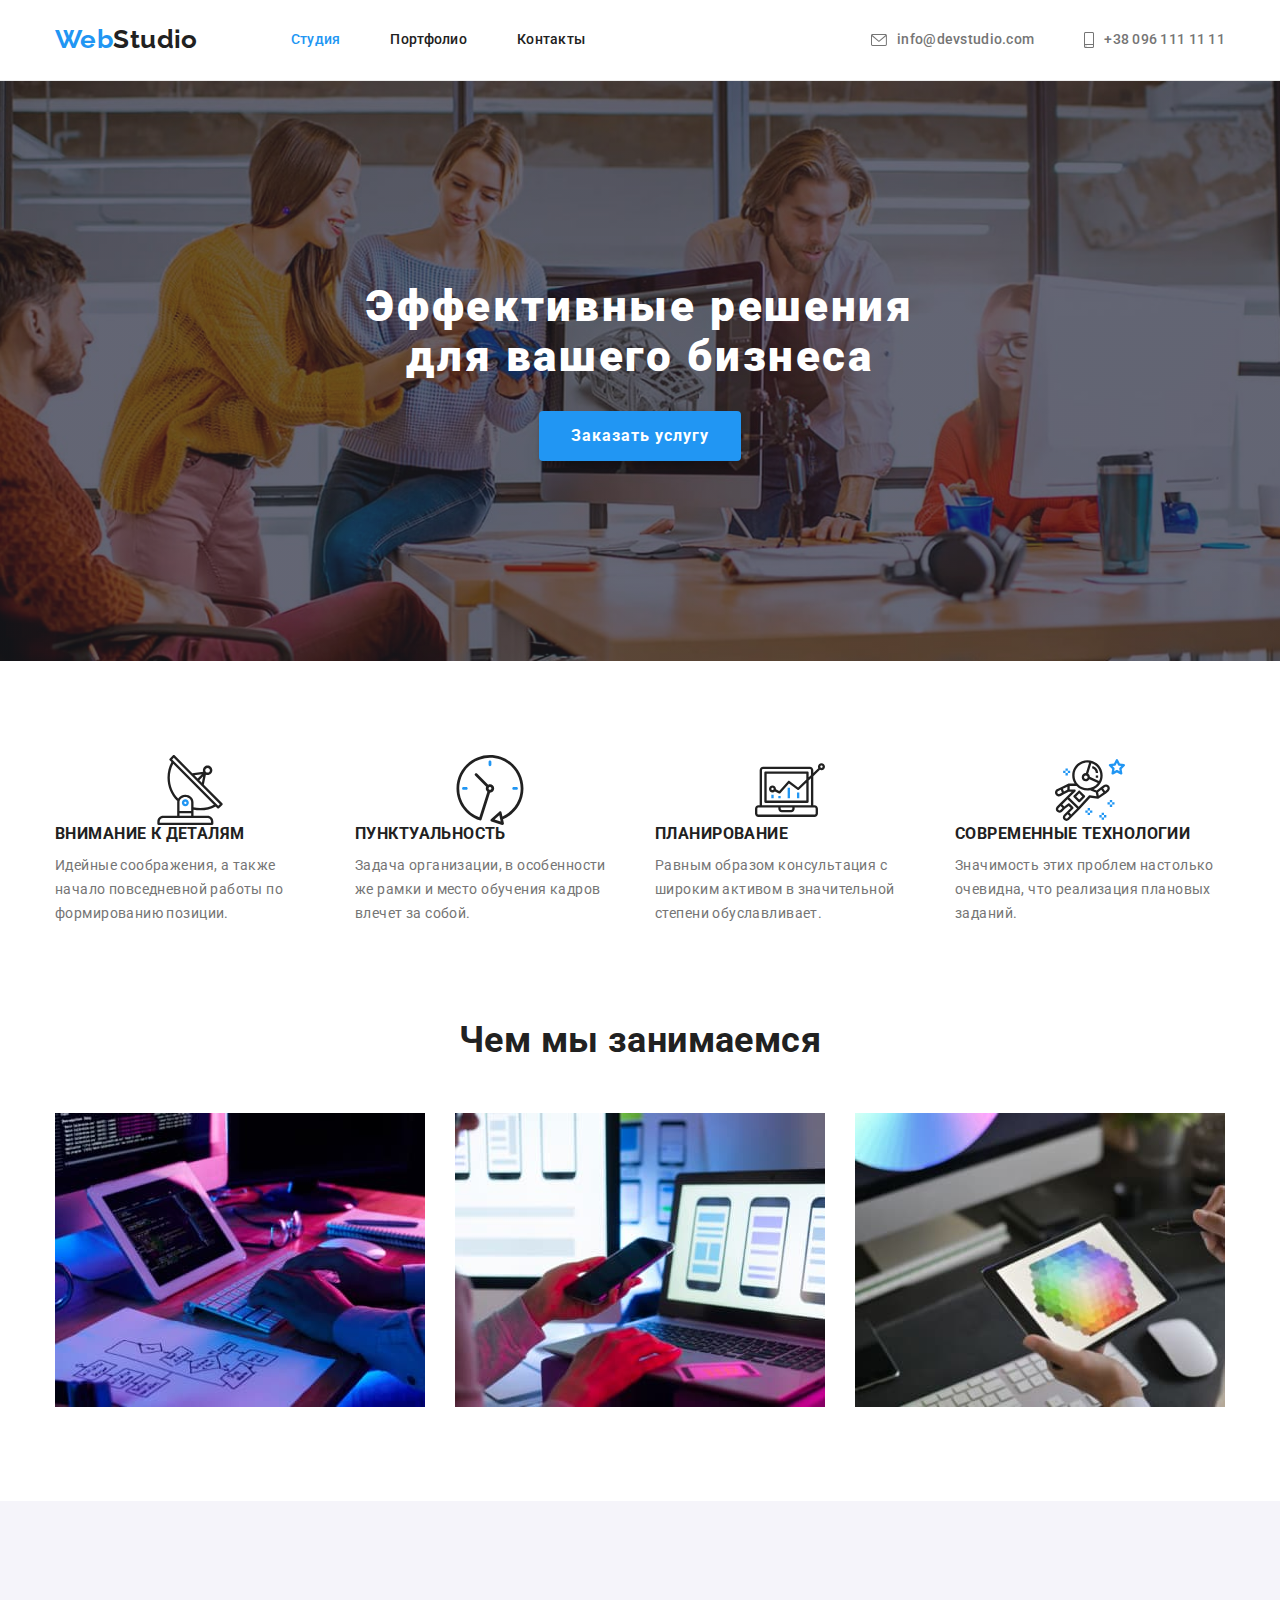
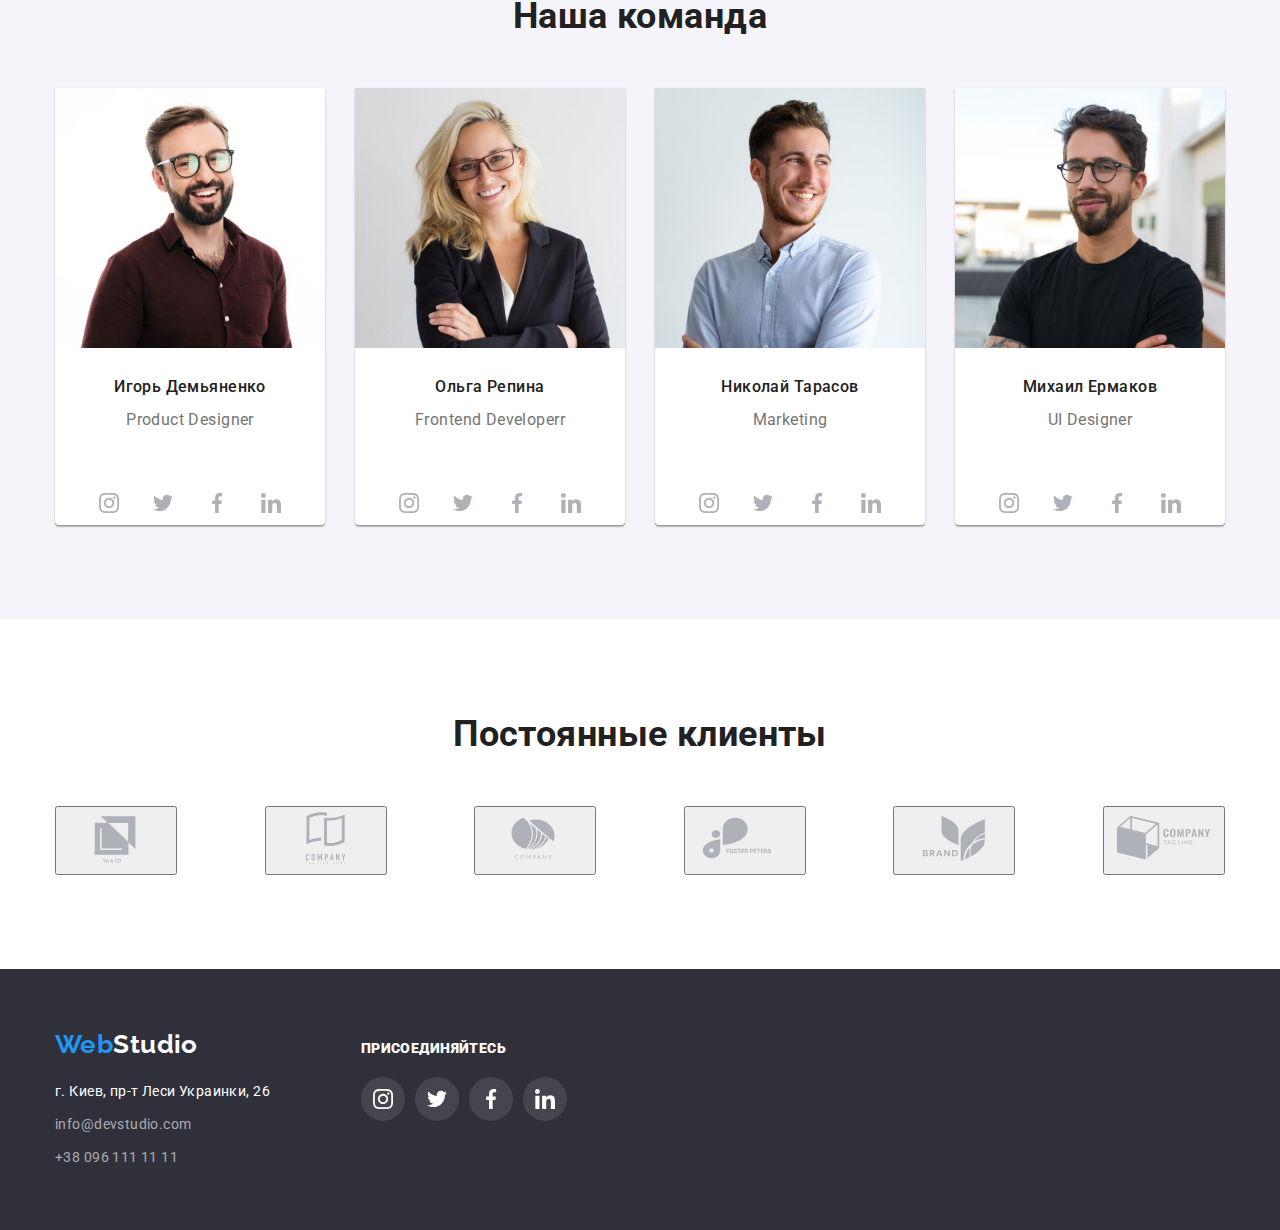
<file: index.html>
<!DOCTYPE html>
<html lang="ru">
  <head>
    <meta charset="UTF-8" />
    <meta http-equiv="X-UA-Compatible" content="IE=edge" />
    <meta name="viewport" content="width=device-width, initial-scale=1.0" />
    <title>Домашня робота 1</title>
    <link
      href="https://fonts.googleapis.com/css2?family=Raleway:wght@700&family=Roboto:wght@400;500;700;900&display=swap"
      rel="stylesheet"
    />
    <link
      rel="stylesheet"
      href="https://cdnjs.cloudflare.com/ajax/libs/modern-normalize/1.1.0/modern-normalize.min.css"
    />
    <link rel="stylesheet" href="./css/style.css" />
  </head>
  <body>
    <header class="header">
      <div class="container flex">
        <nav class="nav">
          <a href="#" class="nav-logo"
            ><span class="logo-style">Web</span>Studio</a
          >
          <ul class="site-nav list">
            <li class="site-nav-item">
              <a href="#" class="site-nav-link current">Студия</a>
            </li>
            <li class="site-nav-item">
              <a href="portfolio.html" class="site-nav-link">Портфолио</a>
            </li>
            <li class="site-nav-item">
              <a href="#" class="site-nav-link">Контакты</a>
            </li>
          </ul>
        </nav>

        <ul class="auth-nav list">
          <li class="auth-nav-item">
             <a href="mailto:info@devstudio.com" class="auth-nav-link">
              <svg class="auth-nav-icon" width="16" height="12px"> 
                <use href="./images/icon.svg#icon-email"></use>
              </svg>
              info@devstudio.com
            </a>            
          </li>
          <li class="auth-nav-item">
            <a href="tel:+380961111111" class="auth-nav-link">
              <svg class="auth-nav-icon" width="10" height="16px"> 
                <use href="./images/icon.svg#icon-phone"></use>
              </svg>
              +38 096 111 11 11
            </a>            
          </li>
        </ul>
      </div>
    </header>

    <main>
      <section class="hero">
        <div class="container">
          <h1 class="hero-title">
            Эффективные решения<br />для вашего бизнеса
          </h1>
          <button type="button" class="button primary">Заказать услугу</button>
        </div>
      </section>

      <section class="section">
        <div class="container">
          <h2 class="hidden">Преимущества</h2>
          <ul class="features-list list">
            <li class="features-item">
              <svg class="features-icon"> 
                <use href="./images/icon.svg#icon-antenna"></use>
              </svg>
              <h3 class="features-title">Внимание к деталям</h3>
              <p class="features-text">
                Идейные соображения, а также начало повседневной работы по
                формированию позиции.
              </p>
            </li>
            <li class="features-item">
              <svg class="features-icon"> 
                <use href="./images/icon.svg#icon-clock"></use>
              </svg>
              <h3 class="features-title">Пунктуальность</h3>
              <p class="features-text">
                Задача организации, в особенности же рамки и место обучения
                кадров влечет за собой.
              </p>
            </li>
            <li class="features-item">
                <svg class="features-icon"> 
                  <use href="./images/icon.svg#icon-diagram"></use>
                </svg>
              <h3 class="features-title">Планирование</h3>
              <p class="features-text">
                Равным образом консультация с широким активом в значительной
                степени обуславливает.
              </p>
            </li>
            <li class="features-item">
              <svg class="features-icon"> 
                <use href="./images/icon.svg#icon-astronaut"></use>
              </svg>
              <h3 class="features-title">Современные технологии</h3>
              <p class="features-text">
                Значимость этих проблем настолько очевидна, что реализация
                плановых заданий.
              </p>
            </li>
          </ul>
        </div>
      </section>

      <section class="section no-padding">
        <div class="container">
          <h2 class="section-title">Чем мы занимаемся</h2>
          <ul class="work-list list">
            <li class="work-item">
              <img src="./images/img1.jpg" alt="Пример работы" width="370" />
            </li>
            <li class="work-item">
              <img src="./images/img2.jpg" alt="Пример работы" width="370" />
            </li>
            <li class="work-item">
              <img src="./images/img3.jpg" alt="Пример работы" width="370" />
            </li>
          </ul>
        </div>
      </section>

      <section class="section color">
        <div class="container">
          <h2 class="section-title">Наша команда</h2>
          <ul class="team-list list">
            <li class="team-item">
              <img
                src="./images/team1.jpg"
                alt="Игорь Демьяненко"
                width="270"
              />
              <div class="team-description">
                <h3 class="team-title">Игорь Демьяненко</h3>
                <p lang="en" class="team-text">Product Designer</p>
              </div>
            <ul class="social-media list"> 
              <li>
                <a class="social-media-link">
                  <svg class="social-media-icon"> 
                    <use href="./images/icon.svg#icon-instagram"></use>
                  </svg>
                </a>
              </li>
              <li> 
                <a class="social-media-link">
                  <svg class="social-media-icon"> 
                    <use href="./images/icon.svg#icon-twitter"></use>
                  </svg>
                </a>
              </li>
            <li>
            <a class="social-media-link">
              <svg class="social-media-icon"> 
                <use href="./images/icon.svg#icon-facebook"></use>
              </svg>
            </a>
           </li>
          <li>
            <a class="social-media-link">
              <svg class="social-media-icon"> 
                <use href="./images/icon.svg#icon-linkedin"></use>
              </svg>
            </a>
          </li>
            </ul>
            </li>
            <li class="team-item">
              <img src="./images/team2.jpg" alt="Ольга Репина" width="270" />
              <div class="team-description">
                <h3 class="team-title">Ольга Репина</h3>
                <p lang="en" class="team-text">Frontend Developerr</p>
              </div>
              <ul class="social-media list"> 
                <li>
                  <a class="social-media-link">
                    <svg class="social-media-icon"> 
                      <use href="./images/icon.svg#icon-instagram" ></use>
                    </svg>
                  </a>
                </li>
                <li> 
                  <a class="social-media-link">
                    <svg class="social-media-icon"> 
                      <use href="./images/icon.svg#icon-twitter"></use>
                    </svg>
                  </a>
                </li>
              <li>
              <a class="social-media-link">
                <svg class="social-media-icon"> 
                  <use href="./images/icon.svg#icon-facebook"></use>
                </svg>
              </a>
             </li>
            <li>
              <a class="social-media-link">
                <svg class="social-media-icon"> 
                  <use href="./images/icon.svg#icon-linkedin"></use>
                </svg>
              </a>
            </li>
              </ul>
            </li>
            <li class="team-item">
              <img src="./images/team3.jpg" alt="Николай Тарасов" width="270" />
              <div class="team-description">
                <h3 class="team-title">Николай Тарасов</h3>
                <p lang="en" class="team-text">Marketing</p>
              </div>
              <ul class="social-media list"> 
                <li>
                  <a class="social-media-link">
                    <svg class="social-media-icon"> 
                      <use href="./images/icon.svg#icon-instagram"></use>
                    </svg>
                  </a>
                </li>
                <li> 
                  <a class="social-media-link">
                    <svg class="social-media-icon"> 
                      <use href="./images/icon.svg#icon-twitter"></use>
                    </svg>
                  </a>
                </li>
              <li>
              <a class="social-media-link">
                <svg class="social-media-icon"> 
                  <use href="./images/icon.svg#icon-facebook"></use>
                </svg>
              </a>
             </li>
            <li>
              <a class="social-media-link">
                <svg class="social-media-icon"> 
                  <use href="./images/icon.svg#icon-linkedin"></use>
                </svg>
              </a>
            </li>
              </ul>
            </li>
            <li class="team-item">
              <img src="./images/team4.jpg" alt="Михаил Ермаков" width="270" />
              <div class="team-description">
                <h3 class="team-title">Михаил Ермаков</h3>
                <p lang="en" class="team-text">UI Designer</p>
              </div>
              <ul class="social-media list"> 
                <li>
                  <a class="social-media-link">
                    <svg class="social-media-icon"> 
                      <use href="./images/icon.svg#icon-instagram"></use>
                    </svg>
                  </a>
                </li>
                <li> 
                  <a class="social-media-link">
                    <svg class="social-media-icon"> 
                      <use href="./images/icon.svg#icon-twitter"></use>
                    </svg>
                  </a>
                </li>
              <li>
              <a class="social-media-link">
                <svg class="social-media-icon"> 
                  <use href="./images/icon.svg#icon-facebook"></use>
                </svg>
              </a>
             </li>
            <li>
              <a class="social-media-link">
                <svg class="social-media-icon"> 
                  <use href="./images/icon.svg#icon-linkedin"></use>
                </svg>
              </a>
            </li>
              </ul>
            </li>
          </ul>
        </div>
      </section>

      <section class="section">
        <div class="container">
          <h2 class="section-title">
            Постоянные клиенты
          </h2>
          <ul class="clients-list list">
            <li>
              <button class="clients-button">
                <svg class="clients-icon">
                  <use href="./images/icon.svg#icon-client1"></use>
                </svg>
              </button>
            </li>
            <li>
              <button class="clients-button">
                <svg class="clients-icon">
                  <use href="./images/icon.svg#icon-client2"></use>
                </svg>
              </button>
            </li>
            <li>
              <button class="clients-button">
                <svg class="clients-icon">
                  <use href="./images/icon.svg#icon-client3"></use>
                </svg>
              </button>
            </li>
            <li>
              <button class="clients-button">
                <svg class="clients-icon">
                  <use href="./images/icon.svg#icon-client4"></use>
                </svg>
              </button>
            </li>
            <li>
              <button class="clients-button">
                <svg class="clients-icon">
                  <use href="./images/icon.svg#icon-client5"></use>
                </svg>
              </button>
            </li>
            <li>
              <button class="clients-button">
                <svg class="clients-icon">
                  <use href="./images/icon.svg#icon-client6"></use>
                </svg>
              </button>
            </li>
          </ul>
        </div>
      </section>
    </main>

    <footer class="footer">
      <div class="container position">
        <div class="location">
          <a href="#" class="nav-logo"
          ><span class="logo-style">Web</span
          ><span class="secondary-logo">Studio</span></a
        >

        <address>
          <ul class="address list">
            <li><p class="address-text">г. Киев, пр-т Леси Украинки, 26</p></li>
            <li class="address-item">
              <a href="mailto:info@devstudio.com" class="address-link"
                >info@devstudio.com</a
              >
            </li>
            <li class="address-item">
              <a href="tel:+380961111111" class="address-link"
                >+38 096 111 11 11</a
              >
            </li>
          </ul>
        </address>
        </div>

        <div class="network">
          <p class="network-text">присоединяйтесь</p>
          <ul class="network-list list"> 
            <li>
              <a class="network-link">
                <svg class="network-icon"> 
                  <use href="./images/icon.svg#icon-instagram"></use>
                </svg>
              </a>
            </li>
            <li> 
              <a class="network-link">
                <svg class="network-icon"> 
                  <use href="./images/icon.svg#icon-twitter"></use>
                </svg>
              </a>
            </li>
          <li>
          <a class="network-link">
            <svg class="network-icon"> 
              <use href="./images/icon.svg#icon-facebook"></use>
            </svg>
          </a>
         </li>
        <li>
          <a class="network-link">
            <svg class="network-icon"> 
              <use href="./images/icon.svg#icon-linkedin"></use>
            </svg>
          </a>
        </li>
          </ul>
        </div>
        
      </div>
    </footer>
  </body>
</html>
</file>
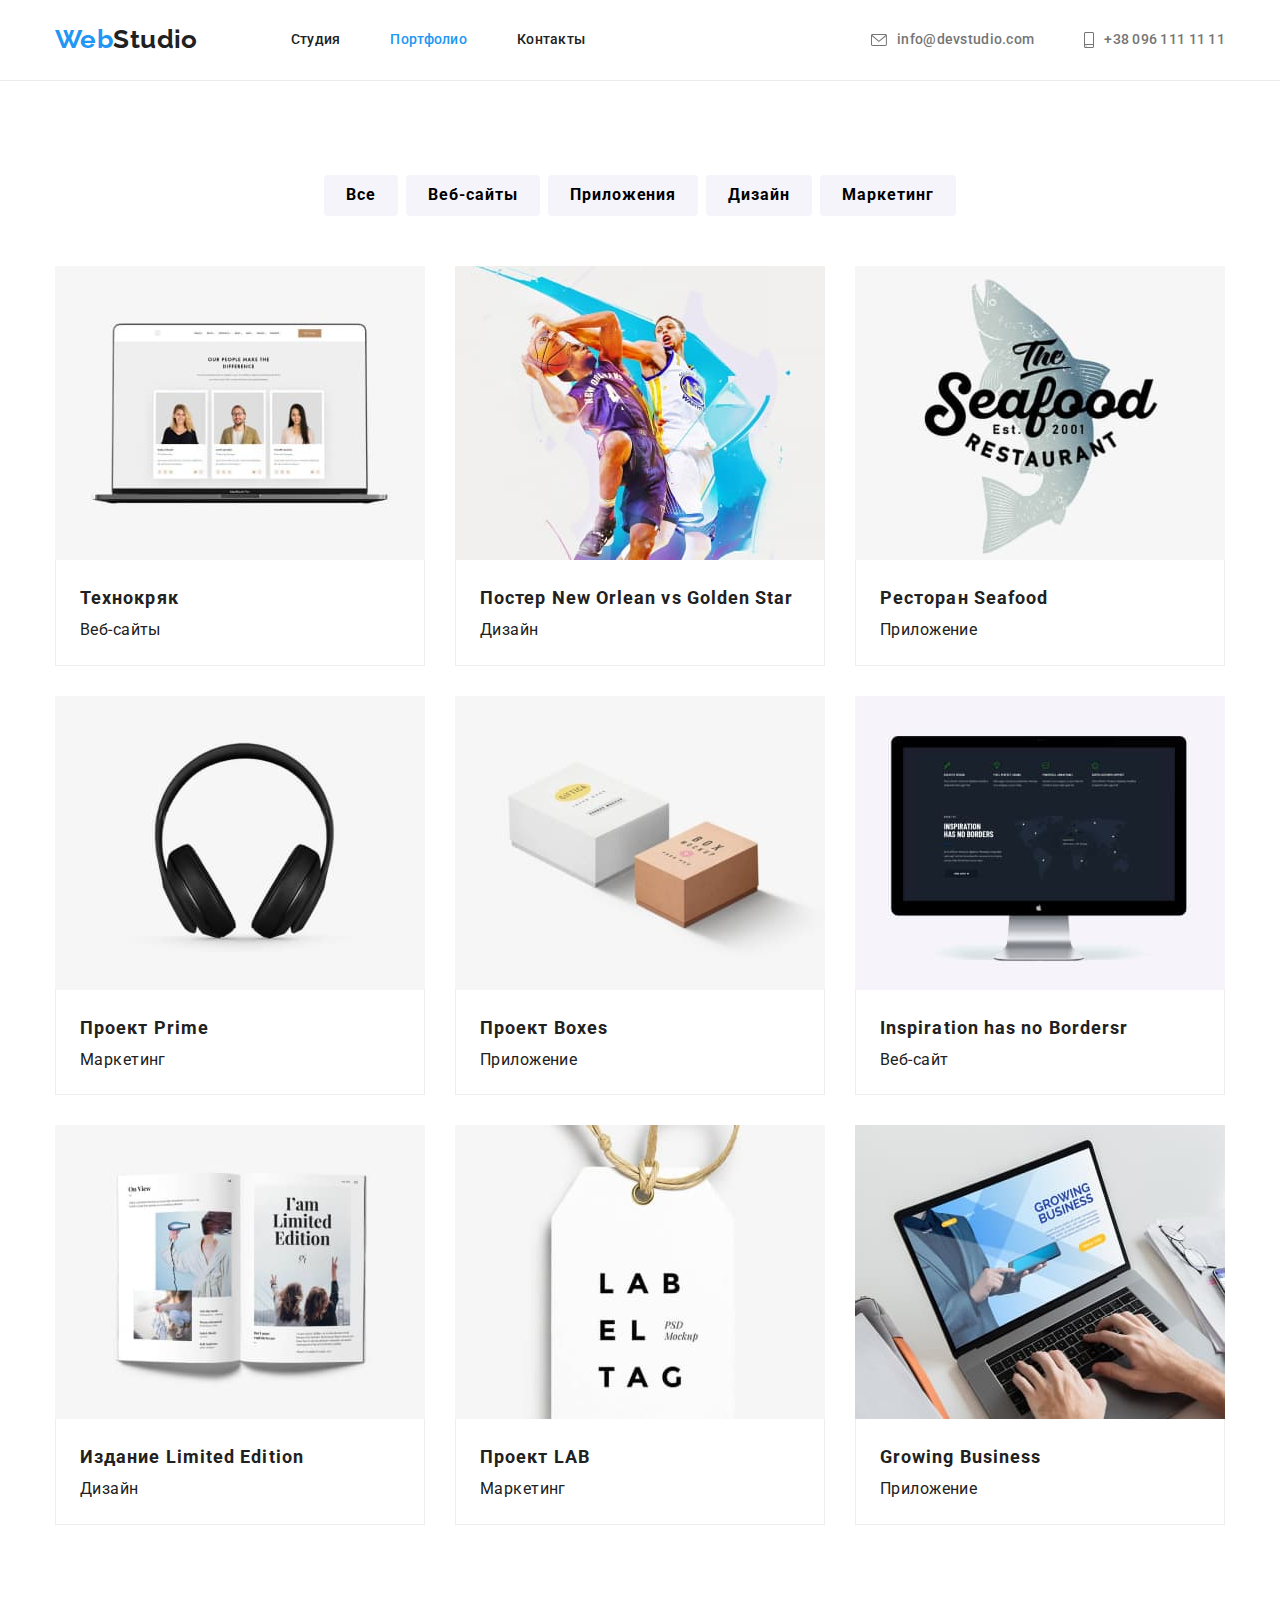
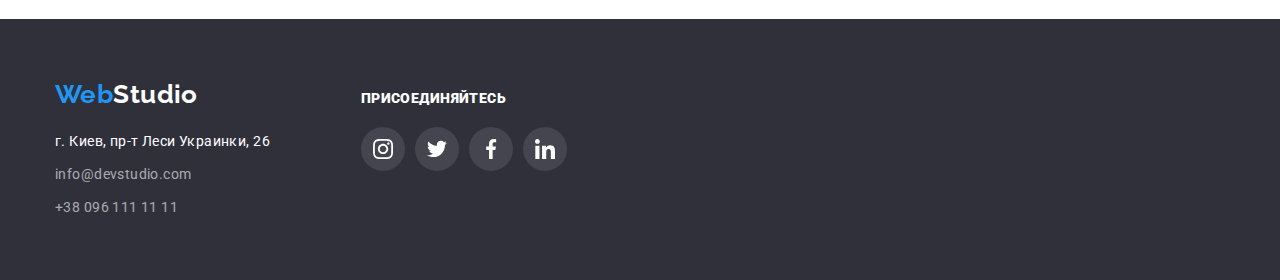
<file: portfolio.html>
<!DOCTYPE html>
<html lang="en">
  <head>
    <meta charset="UTF-8" />
    <meta http-equiv="X-UA-Compatible" content="IE=edge" />
    <meta name="viewport" content="width=device-width, initial-scale=1.0" />
    <title>Домашня робота 2-3</title>
    <link
      href="https://fonts.googleapis.com/css2?family=Raleway:wght@700&family=Roboto:wght@400;500;700;900&display=swap"
      rel="stylesheet"
    />
    <link
      rel="stylesheet"
      href="https://cdnjs.cloudflare.com/ajax/libs/modern-normalize/1.1.0/modern-normalize.min.css"
    />
    <link rel="stylesheet" href="./css/style.css" />
  </head>

  <body>
    <header class="header">
      <div class="container">
        <nav class="nav">
          <a href="#" class="nav-logo"
            ><span class="logo-style">Web</span>Studio</a
          >

          <ul class="site-nav list">
            <li class="site-nav-item">
              <a href="index.html" class="site-nav-link">Студия</a>
            </li>
            <li class="site-nav-item">
              <a href="#" class="site-nav-link current">Портфолио</a>
            </li>
            <li class="site-nav-item">
              <a href="#" class="site-nav-link">Контакты</a>
            </li>
          </ul>

          <ul class="auth-nav list">
            <li class="auth-nav-item">
               <a href="mailto:info@devstudio.com" class="auth-nav-link">
                <svg class="auth-nav-icon" width="16" height="12px"> 
                  <use href="./images/icon.svg#icon-email"></use>
                </svg>
                info@devstudio.com
              </a>            
            </li>
            <li class="auth-nav-item">
              <a href="tel:+380961111111" class="auth-nav-link">
                <svg class="auth-nav-icon" width="10" height="16px"> 
                  <use href="./images/icon.svg#icon-phone"></use>
                </svg>
                +38 096 111 11 11
              </a>            
            </li>
          </ul>
        </nav>
      </div>
    </header>

    <main>
      <section class="section">
        <div class="container">
          <h1 class="hidden">Портфолио</h1>

          <ul class="filter-nav-list list">
            <li class="filter-nav-item">
              <button type="button" class="button secondary">Все</button>
            </li>
            <li class="filter-nav-item">
              <button type="button" class="button secondary">Веб-сайты</button>
            </li>
            <li class="filter-nav-item">
              <button type="button" class="button secondary">Приложения</button>
            </li>
            <li class="filter-nav-item">
              <button type="button" class="button secondary">Дизайн</button>
            </li>
            <li class="filter-nav-item">
              <button type="button" class="button secondary">Маркетинг</button>
            </li>
          </ul>

          <ul class="cardset-list list">
            <li class="cardset-item">
              <a class=cardset-link>
                <img
                src="./images/portfolio1.jpg"
                alt="Технокряк"
                class="cardset-img"
              />
              <div class="cardset-description">
                <h2 class="cardset-title">Технокряк</h2>
                <p class="cardset-text">Веб-сайты</p>
              </div> </a>
            </li>
            
            <li class="cardset-item">
              <a class=cardset-link>
                <img
                src="./images/portfolio2.jpg"
                alt="Постер New Orlean vs Golden Star"
                class="cardset-img"
              />
              <div class="cardset-description">
                <h2 class="cardset-title">Постер New Orlean vs Golden Star</h2>
                <p class="cardset-text">Дизайн</p>
              </div> </a>
            </li>

            <li class="cardset-item">
              <a class=cardset-link> </a>
              <img
                src="./images/portfolio3.jpg"
                alt="Ресторан Seafood"
                class="cardset-img"
              />
              <div class="cardset-description">
                <h2 class="cardset-title">Ресторан Seafood</h2>
                <p class="cardset-text">Приложение</p>
              </div>
            </li>

            <li class="cardset-item">
              <a class=cardset-link> 
                <img
                src="./images/portfolio4.jpg"
                alt="Проект Prime"
                class="cardset-img"
              />
              <div class="cardset-description">
                <h2 class="cardset-title">Проект Prime</h2>
                <p class="cardset-text">Маркетинг</p>
              </div>
              </a>
            </li>

            <li class="cardset-item">
              <a class=cardset-link> 
                <img
                src="./images/portfolio5.jpg"
                alt="Проект Boxes"
                class="cardset-img"
              />
              <div class="cardset-description">
                <h2 class="cardset-title">Проект Boxes</h2>
                <p class="cardset-text">Приложение</p>
              </div>
              </a>
            </li>
            <li class="cardset-item">
              <a class=cardset-link> 
                <img
                src="./images/portfolio6.jpg"
                alt="Inspiration has no Borders"
                class="cardset-img"
              />
              <div class="cardset-description">
                <h2 class="cardset-title">Inspiration has no Bordersr</h2>
                <p class="cardset-text">Веб-сайт</p>
              </div>
              </a>
            </li>

            <li class="cardset-item">
              <a class=cardset-link> 
                <img
                src="./images/portfolio7.jpg"
                alt="Издание Limited Edition"
                class="cardset-img"
              />
              <div class="cardset-description">
                <h2 class="cardset-title">Издание Limited Edition</h2>
                <p class="cardset-text">Дизайн</p>
              </div>
              </a>
            </li>

            <li class="cardset-item">
              <a class=cardset-link> 
                <img
                src="./images/portfolio8.jpg"
                alt="Проект LAB"
                class="cardset-img"
              />
              <div class="cardset-description">
                <h2 class="cardset-title">Проект LAB</h2>
                <p class="cardset-text">Маркетинг</p>
              </div>
              </a>

            </li>
            <li class="cardset-item">
              <a class=cardset-link> 
                <img
                src="./images/portfolio9.jpg"
                alt="Growing Business"
                class="cardset-img"
              />
              <div class="cardset-description">
                <h2 class="cardset-title">Growing Business</h2>
                <p class="cardset-text">Приложение</p>
              </div>
              </a>
            </li>
          </ul>
        </div>
      </section>
    </main>

    <footer class="footer">
      <div class="container position">
        <div class="location">
          <a href="#" class="nav-logo"
          ><span class="logo-style">Web</span
          ><span class="secondary-logo">Studio</span></a
        >

        <address>
          <ul class="address list">
            <li><p class="address-text">г. Киев, пр-т Леси Украинки, 26</p></li>
            <li class="address-item">
              <a href="mailto:info@devstudio.com" class="address-link"
                >info@devstudio.com</a
              >
            </li>
            <li class="address-item">
              <a href="tel:+380961111111" class="address-link"
                >+38 096 111 11 11</a
              >
            </li>
          </ul>
        </address>
        </div>

        <div class="network">
          <p class="network-text">присоединяйтесь</p>
          <ul class="network-list list"> 
            <li>
              <a class="network-link">
                <svg class="network-icon"> 
                  <use href="./images/icon.svg#icon-instagram"></use>
                </svg>
              </a>
            </li>
            <li> 
              <a class="network-link">
                <svg class="network-icon"> 
                  <use href="./images/icon.svg#icon-twitter"></use>
                </svg>
              </a>
            </li>
          <li>
          <a class="network-link">
            <svg class="network-icon"> 
              <use href="./images/icon.svg#icon-facebook"></use>
            </svg>
          </a>
         </li>
        <li>
          <a class="network-link">
            <svg class="network-icon"> 
              <use href="./images/icon.svg#icon-linkedin"></use>
            </svg>
          </a>
        </li>
          </ul>
        </div>
        
      </div>
    </footer>
  </body>
</html>
</file>
<file: css/style.css>
:root {
  --primary-text-color: #212121;
  --title-text-color: #757575;
  --accent-color: #2196f3;
  --bg-color: #2f303a;
  --e-address: rgba(255, 255, 255, 0.6);
  --address: #ffffff;
  --button-two: #f5f4fa;
  --decoration: #c4c4c4;
  --border: #eeeeee;
  --fill: #AFB1B8;
}

html {
  box-sizing: border-box;
}

*,
*::after,
*::before {
  box-sizing: inherit;
}

body {
  background-color: var(--address);
  color: var(--primary-text-color);
  font-family: Roboto, sans-serif;
  font-size: 14px;
  letter-spacing: 0.03em;
  line-height: 1.14;
}

a {
  text-decoration: none;
}
h1,
h2,
h3,
p {
  margin: 0;
}
.list {
  list-style: none;
  margin: 0;
  padding: 0;
}

.container {
  width: 1200px;
  padding: 0 15px;
  margin: 0 auto;
}

.hidden {
  font-size: 0px;
  visibility: hidden;
}
.flex {
  display: flex;
  align-items: center;
}
img {
  display: block;
  width: 100%;
  height: auto;
}
/* INDEX.HTML */

.header {
  border-bottom: 1px solid #ececec;
}
/* logo */

.logo-style {
  color: var(--accent-color);
}
.secondary-logo {
  color: var(--address);
}
/* nav */
.nav {
  display: flex;
  align-items: center;
}
.nav-logo {
  margin-right: 93px;
  color: var(--primary-text-color);
  font-family: Raleway, sans-serif;
  font-weight: 700;
  font-size: 26px;
  line-height: 1.2;
}

.nav-logo:focus,
.nav-logo:hover {
  color: var(--accent-color);
}
.site-nav-link,
.auth-nav-link {
  display: block;
  padding: 32px 0;
  align-items: center;
  color: var(--primary-text-color);
  font-weight: 500;
  letter-spacing: 0.02em;
}

.site-nav-link:hover,
.site-nav-link:focus {
  color: var(--accent-color);
}

.site-nav {
  display: flex;
  justify-content: space-between;
}
.auth-nav {
  display: flex;
  justify-content: space-between;
  margin-left: auto;
}
.auth-nav-link{
  display: flex;
  justify-content: center;
  text-align: center;
  align-items: center;
  color: var(--title-text-color);
}
.site-nav-item:not(:last-child),
.auth-nav-item:not(:last-child) {
  margin-right: 50px;
}

.auth-nav-link:hover,
.auth-nav-link:focus{
  cursor: pointer;
  color: var(--accent-color);
  fill: var(--accent-color);
}

.site-nav-link.current {
  color: var(--accent-color);
}
.auth-nav-item{
  display: inline-flex;
  text-align: center;
  align-items: center;
  background-repeat: no-repeat;
  fill: var(--title-text-color);
}
.auth-nav-item:hover,
.auth-nav-item:active{
  fill: var(--accent-color);
}
.auth-nav-icon{
  margin-right: 10px;
}
.auth-nav-icon:hover,
.auth-nav-icon:active{
  color: var(--accent-color);
}
/* main */
.hero {
  display: block;
  padding: 200px 0;
  background: var(--bg-color);
  background-image: linear-gradient( to right, rgba(47, 48, 58, 0.4), rgba(47, 48, 58, 0.4)), 
  url('../images/bg-image.jpg');
  background-repeat: no-repeat;
  background-position: center;
  background-size: cover;
  text-align: center;
}
.hero-title {
  margin-bottom: 30px;
  color: var(--address);
  font-weight: 900;
  font-size: 44px;
  text-align: center;
  letter-spacing: 0.06em;
}

/* section */
.section {
  padding-top: 94px;
  padding-bottom: 94px;
}
.no-padding {
  padding-top: 0;
}
.section.color {
  background-color: var(--button-two);
}
.section-title {
  font-size: 36px;
  line-height: 1.2;
  text-align: center;
}

/* features */
.features-list {
  display: flex;
  justify-content: space-between;
}
.features-item{
  width: 270px;
}
.features-item:not(:last-child) {
  margin-right: 30px;
}
.features-img{
  width: 100%;
  height: 120px;
  background-color: var(--button-two);
  padding: 25px 0;
  margin-bottom: 30px;
}
.features-icon{
  display: flex;
  width: 100%;
  height: 70px;
}
.features-title {
  text-transform: uppercase;
  margin-bottom: 10px;
}

.features-text {
  color: var(--title-text-color);
  font-weight: 400;
  line-height: 1.7;
}

/* work */
.work-list {
  display: flex;
  justify-content: space-between;
  margin-top: 50px;
}
/* team */

.team-list {
  display: flex;
  justify-content: space-between;
  margin-top: 50px;
}
.team-title {
  font-weight: 500;
  font-size: 16px;
}

.team-item {
  background: var(--address);
  box-shadow: 0px 1px 3px rgba(0, 0, 0, 0.12), 0px 1px 1px rgba(0, 0, 0, 0.14),
    0px 2px 1px rgba(0, 0, 0, 0.2);
  border-radius: 0px 0px 4px 4px;
  text-align: center;
}
.team-item:not(:last-child) {
  margin-right: 30px;
}
.team-description {
  padding: 30px 0;
}
.team-title {
  margin-bottom: 10px;
}
.team-text {
  color: var(--title-text-color);
  font-weight: normal;
  font-size: 16px;
  line-height: 1.8;
  margin-bottom: 16px;
}
.social-media{
  display: flex;
  justify-content: center;
}
.social-media li:not(:last-child){
  margin-right: 10px;
}
.social-media-link{
  display: flex;
  justify-content: center;
  align-items: center;
  width: 44px;
  height: 44px;
  border: none;
  border-radius: 50%;
  fill :var(--fill);
}
.social-media-link:hover,
.social-media-link:active{
  fill: var(--address);
  background-color: var(--accent-color);
}
.social-media-icon{
  width: 20px;
  height: 20px;
}
.social-media-icon:hover{
  fill: var(--address);
}
.social-media-link:not(:last-child){
  margin-right: 10px;
}
/* button  */

.button {
  display: inline-block;
  border-radius: 4px;
  border: none;
  padding: 6px 22px;
  text-align: center;
  font-family: inherit;
  font-weight: 700;
  font-size: 16px;
  line-height: 1.8;
  letter-spacing: 0.06em;
  cursor: pointer;
}

.button.primary {
  min-width: 200px;
  height: 50px;
  border-radius: 4px;
  border: none;
  padding: 10px 32px;
  text-align: center;
  box-shadow: 0px 4px 4px rgba(0, 0, 0, 0.15);
  color: var(--address);
  background-color: var(--accent-color);
}

.button.primary:hover,
.button.primary:focus {
  cursor: pointer;
  color: var(--accent-color);
  background-color: var(--address);
}

.button.secondary {
  background-color: var(--button-two);
}

.button.secondary:hover,
.button.secondary:focus {
  cursor: pointer;
  color: var(--address);
  background-color: var(--accent-color);
  box-shadow: 0px 3px 1px rgba(0, 0, 0, 0.1), 0px 1px 2px rgba(0, 0, 0, 0.08),
    0px 2px 2px rgba(0, 0, 0, 0.12);
}
/* clients */
.clients-list {
  display: flex;
  justify-content: space-between;
  margin-top: 50px;
}
.clients-item:hover .clients-icon,
.clients-item:active .clients-icon{
  fill: var(--accent-color);
}
.clients-link{
  display: flex;
  padding: 16px 32px;
  background: var(--address);
  box-sizing: border-box;
  border-radius: 4px;
  border: 1px solid var(--fill);
}

.clients-link:hover,
.clients-link:active{
  border: 1px solid var(--accent-color);
  fill: var(--accent-color);
}
.clients-icon{
  height: 60px;
  width: 106px;
  fill: var(--fill);
}

/* footer */
.footer {
  background-color: var(--bg-color);
  padding: 60px 0;
}
.location{
  margin-right: 70px;
}
.address-text,
.address-link {
  margin-bottom: 9px;
  font-style: normal;
  font-family: Roboto, sans-serif;
  font-weight: 400;
  line-height: 1.7;
}
.address {
  margin-top: 20px;
}

.address-item:not(:last-child) {
  margin-bottom: 9px;
}
.address-text {
  color: var(--address);
}

.address-link {
  color: var(--e-address);
  font-style: normal;
}

.container.position{
  display: flex;
  align-items: baseline;
}
.network-text{
  margin-bottom: 20px;
  font-weight: 900;
  text-transform: uppercase;
  color: var(--address);
}
.network-list{
  display: flex;
}
.network-list li:not(:last-child){
  margin-right: 10px;
}
.network-link{
  display: flex;
  justify-content: center;
  align-items: center;
  width: 44px;
  height: 44px;
  border: none;
  border-radius: 50%;
  background: rgba(255, 255, 255, 0.1);
  fill :var(--address);
}
.network-link:not(:last-child){
  margin-right: 10px;
}
.network-link:hover,
.network-link:active{
  background-color: var(--accent-color);
}
.network-icon{
  width: 20px;
  height: 20px;
}
.network-icon:hover{
  fill: var(--address);
}

/* PORTFOLIO.HTML */

/* main */
.filter-nav-list {
  display: flex;
  justify-content: center;
  margin-bottom: 50px;
}

.filter-nav-item:not(:first-child) {
  margin-left: 8px;
}
/* cardset */
.cardset-list {
  display: flex;
  flex-wrap: wrap;
  margin-left: -30px;
  margin-top: -30px;
}
.cardset-item {
  flex-basis: calc(100% / 3 - 30px);
  margin-top: 30px;
  margin-left: 30px;
}
.cardset-link{
  display: block;
}
.cardset-link:hover,
.cardset-link:active{
  background: var(--address);
  box-shadow: 0px 1px 1px rgba(0, 0, 0, 0.12), 0px 4px 4px rgba(0, 0, 0, 0.06), 1px 4px 6px rgba(0, 0, 0, 0.16);
}
.cardset-img {
  width: 370px;
}
.cardset-description {
  padding: 20px 24px;
  border-left: 1px solid var(--border);
  border-right: 1px solid var(--border);
  border-bottom: 1px solid var(--border);
}
.cardset-title {
  font-size: 18px;
  line-height: 2;
  letter-spacing: 0.06em;
}
.cardset-text {
  font-weight: 400;
  font-size: 16px;
  line-height: 1.8;
}
</file>
